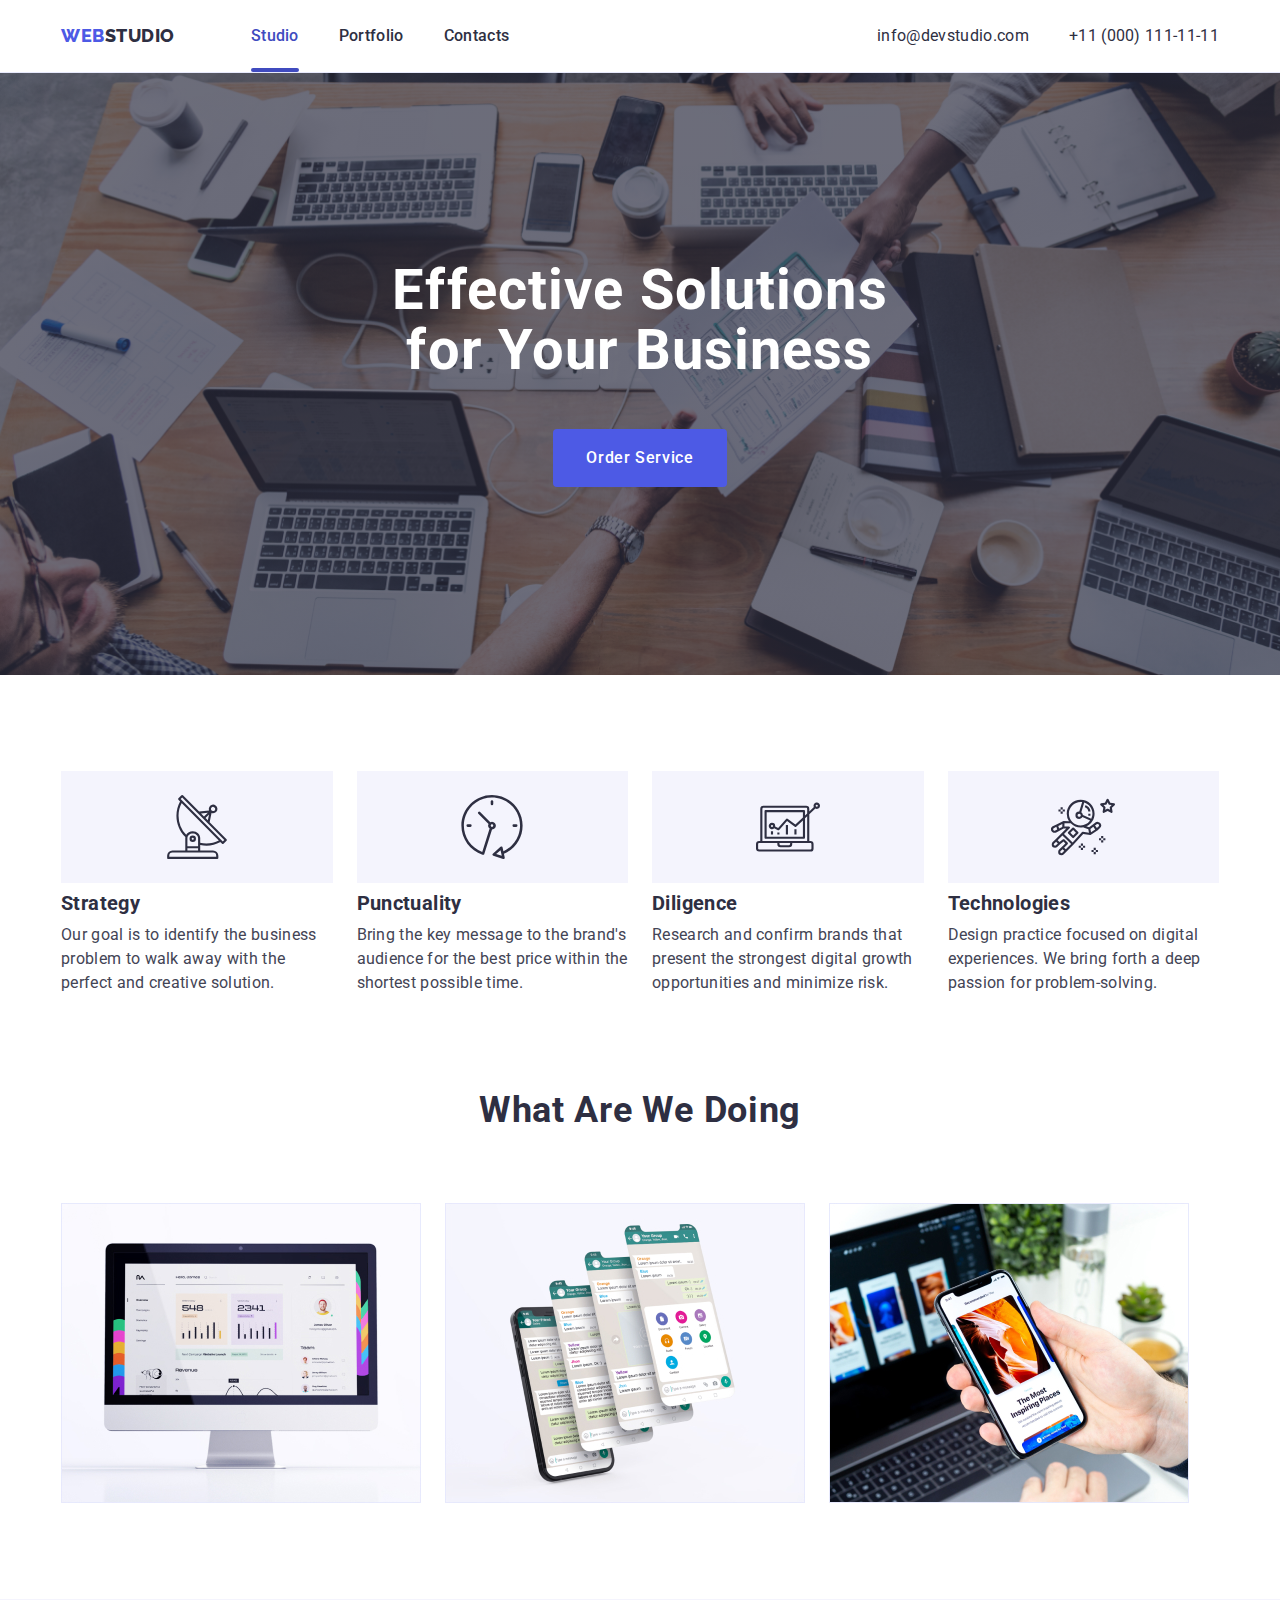
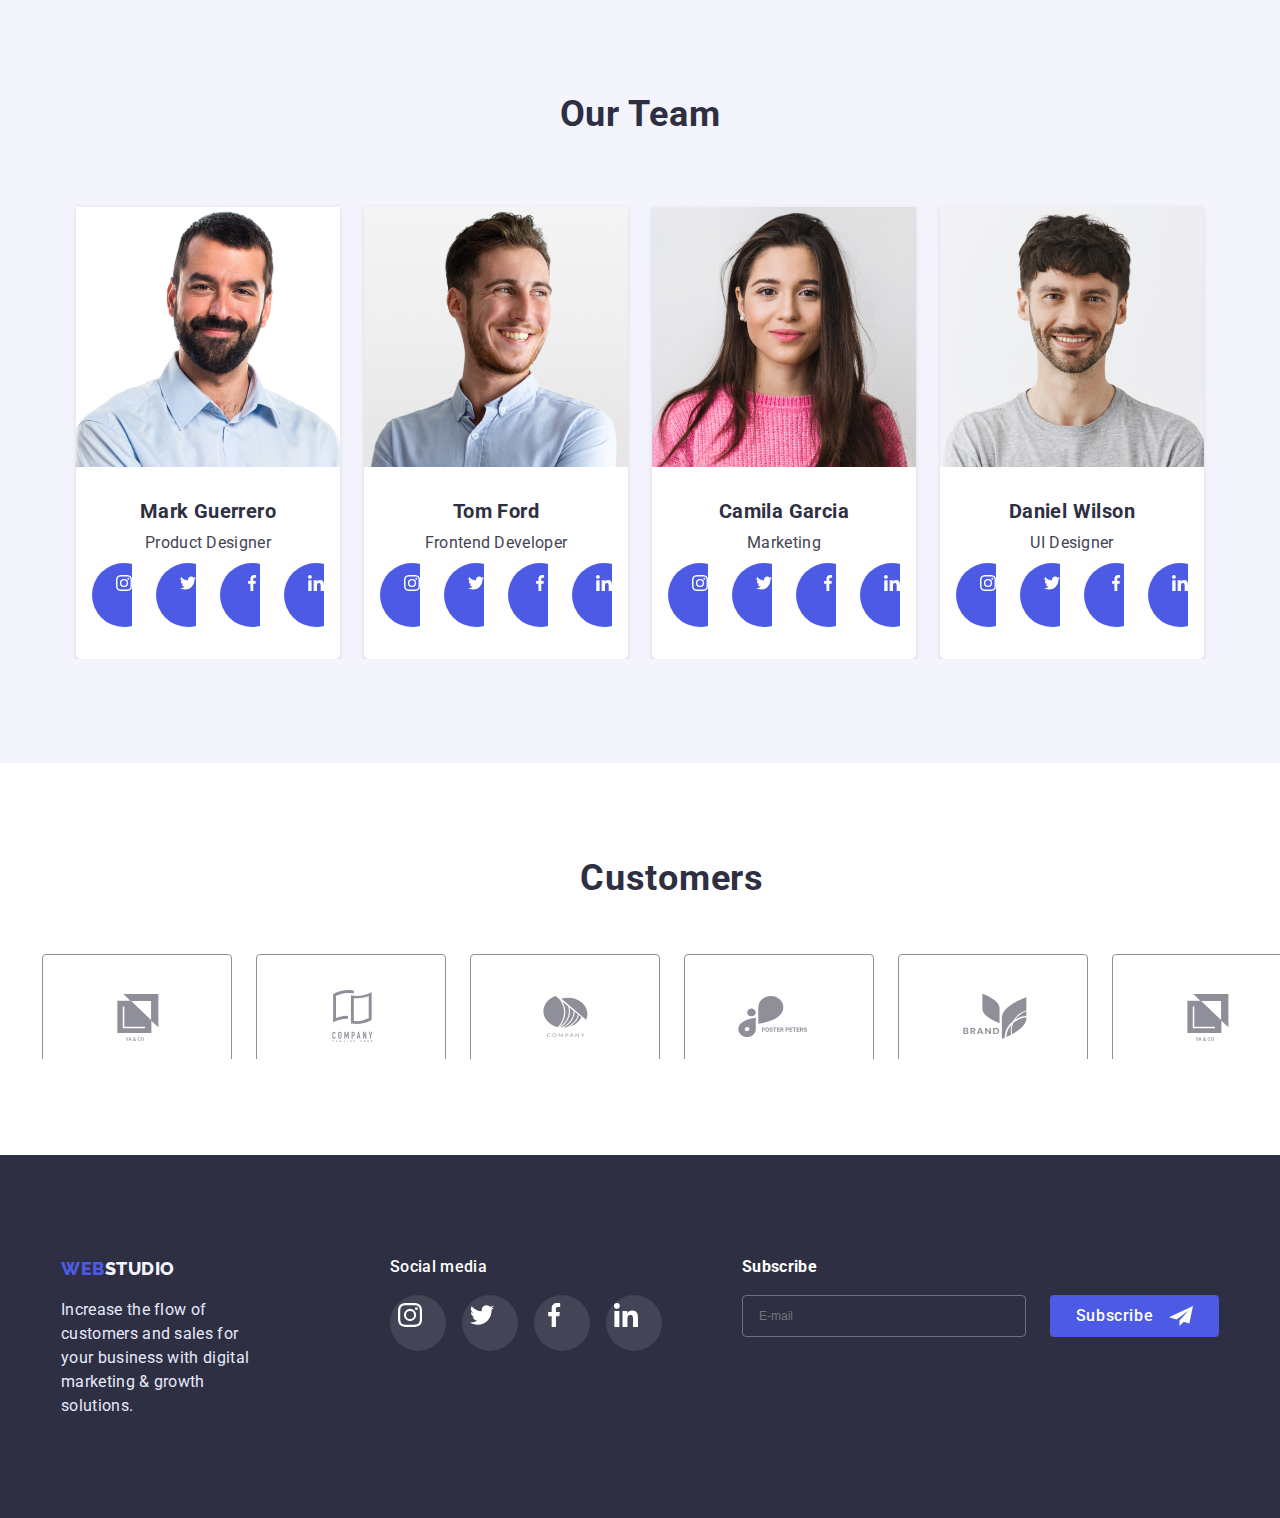
<file: index.html>
<!DOCTYPE html>
<html lang="en">
<head>
    <meta charset="UTF-8">
    <meta http-equiv="X-UA-Compatible" content="IE=edge">
    <meta name="viewport" content="width=device-width, initial-scale=1.0">
    <title>WebStudio</title>
    <link href="https://fonts.googleapis.com/css2?family=Raleway:wght@800&family=Roboto:wght@400;500;700;900&display=swap"
        rel="stylesheet">
    <link rel="stylesheet" href="https://cdnjs.cloudflare.com/ajax/libs/modern-normalize/1.1.0/modern-normalize.min.css"
        integrity="sha512-wpPYUAdjBVSE4KJnH1VR1HeZfpl1ub8YT/NKx4PuQ5NmX2tKuGu6U/JRp5y+Y8XG2tV+wKQpNHVUX03MfMFn9Q=="
        crossorigin="anonymous" referrerpolicy="no-referrer" />
    <link rel="stylesheet" href="./css/styles.css">
</head>
<body>
    <header class="header">
        <div class="container top-menu">
            <nav class="navigation">
                
                <a href="./index.html" class="logo link"><span class="logo-part">Web</span>Studio</a>
                
                <button type="button" class="menu-toggle js-open-menu" aria-expanded="false"
          aria-controls="mobile-menu">
                    <svg class="mobile-icon" aria-label="mobile menu switcher">
                        <use href="./images/icons.svg#icon-menu" class="icon-menu"></use>
                    </svg>
                </button>

                <ul class="main-menu list">
                    <li class="item"><a href="./index.html" class="link active-link">Studio</a></li>
                    <li class="item"><a href="./portfolio.html" class="link">Portfolio</a></li>
                    <li class="item"><a href="#" class="link">Contacts</a></li>
                </ul>
            </nav>
            <address  class="address-nav">
                <ul class="auth-nav list">
                    <li class="item"><a href="mailto:info@devstudio.com" class="contacts link">info@devstudio.com</a></li>
                    <li class="item"><a href="tel:+110001111111" class="contacts link">+11 (000) 111-11-11</a></li>
                </ul>
            </address>
        </div>
    </header>


    <main>
       
        <section class="section-main-banner">
           <h1 class="section-main-banner-title">Effective Solutions for Your Business</h1> 
           <button type="button" class="button" data-modal-open>Order Service</button>
        </section>
        
        <section class="section values">
            <div class="container">
                
                <h2 hidden class="section-title">values</h2>
                <ul class="our-advantages list">
                    <li class="item">
                        <div class="thumb">
                            <svg class="advantage-icon">
                                <use href="./images/icons.svg#icon-strategy"></use>
                            </svg>
                        </div>
                        <h3 class="title">Strategy</h3>
                        <p class="text">Our goal is to identify the business problem to walk away with the perfect and creative
                            solution.</p>
                    </li>
                
                    <li class="item">
                        <div class="thumb">
                            <svg class="advantage-icon">
                                <use href="./images/icons.svg#icon-punctuality"></use>
                            </svg>
                        </div>
                        <h3 class="title">Punctuality</h3>
                        <p class="text">Bring the key message to the brand's audience for the best price within the shortest possible
                            time.</p>
                    </li>
                
                    <li class="item">
                        <div class="thumb">
                            <svg class="advantage-icon">
                                <use href="./images/icons.svg#icon-diligence"></use>
                            </svg>
                        </div>
                        <h3 class="title">Diligence</h3>
                        <p class="text">Research and confirm brands that present the strongest digital growth opportunities and minimize
                            risk.</p>
                    </li>
                
                    <li class="item">
                        <div class="thumb">
                            <svg class="advantage-icon">
                                <use href="./images/icons.svg#icon-technologies"></use>
                            </svg>
                        </div>
                        <h3 class="title">Technologies</h3>
                        <p class="text">Design practice focused on digital experiences. We bring forth a deep passion for
                            problem-solving.</p>
                    </li>
                
                </ul>
            </div>
        </section>
       
        <section class="section services">
            <div class="container">
                <h2 class="section-title">What are we doing</h2>
                <ul class="service-list list">
                    <li class="item">
                        <img srcset="./images/img_1.jpg 1x, ./images/img_1@2x.jpg 2x" src="./images/wawd1.jpg" alt="desktop app image" width="360">
                    </li>
                    <li class="item">
                        <img srcset="./images/img_2.jpg 1x, ./images/img_2@2x.jpg 2x" src="./images/img_2.jpg" alt="mobile app image" width="360">
                    </li>
                    <li class="item">
                        <img srcset="./images/img_3.jpg 1x, ./images/img_3@2x.jpg 2x" src="./images/img_3.jpg" alt="lptop and mobile app" width="360">
                    </li>
                </ul>
            </div>
        </section>
        
        <section class="section team">
            <div class="container">
                <h2 class="section-title">Our Team</h2>
                <ul class="list team-list">
                    <li class="team-item item">
                        <img srcset="./images/Mark_Guerrero.jpg 1x, ./images/Mark_Guerrero@2x.jpg 2x" src="./images/Mark_Guerrero.jpg" alt="teammember" width="264" class="teammember">
                        <div class="team-info">
                            <h3 class="title">Mark Guerrero</h3>
                            <p class="text">Product Designer</p>
                           <ul class="list soc-med-list">
                                <li class="item">
                                    <a href="#" class="soc-med-link">
                                        <svg class="soc-med-icon">
                                            <use href="./images/icons.svg#icon-instagram"></use>
                                        </svg>
                                    </a>
                                </li>
                                <li class="item">
                                    <a href="#" class="soc-med-link">
                                        <svg class="soc-med-icon">
                                            <use href="./images/icons.svg#icon-twitter"></use>
                                        </svg>
                                    </a>
                                </li>
                                <li class="item">
                                    <a href="#" class="soc-med-link">
                                        <svg class="soc-med-icon">
                                            <use href="./images/icons.svg#icon-facebook"></use>
                                        </svg>
                                    </a>
                                </li>
                                <li class="item">
                                    <a href="#" class="soc-med-link">
                                        <svg class="soc-med-icon">
                                            <use href="./images/icons.svg#icon-linkedin"></use>
                                        </svg>
                                    </a>
                                </li>
                           </ul>
                        </div>
                    </li>
                    <li class="team-item item">
                        <img srcset="./images/Tom_Ford.jpg 1x, ./images/Tom_Ford@2x.jpg 2x" src="./images/Tom_Ford.jpg" alt="teammember" width="264" class="teammember">
                        <div class="team-info">
                            <h3 class="title">Tom Ford</h3>
                            <p class="text">Frontend Developer</p>
                            <ul class="list soc-med-list">
                                <li class="item">
                                    <a href="#" class="soc-med-link">
                                        <svg class="soc-med-icon">
                                            <use href="./images/icons.svg#icon-instagram"></use>
                                        </svg>
                                    </a>
                                </li>
                                <li class="item">
                                    <a href="#" class="soc-med-link">
                                        <svg class="soc-med-icon">
                                            <use href="./images/icons.svg#icon-twitter"></use>
                                        </svg>
                                    </a>
                                </li>
                                <li class="item">
                                    <a href="#" class="soc-med-link">
                                        <svg class="soc-med-icon">
                                            <use href="./images/icons.svg#icon-facebook"></use>
                                        </svg>
                                    </a>
                                </li>
                                <li class="item">
                                    <a href="#" class="soc-med-link">
                                        <svg class="soc-med-icon">
                                            <use href="./images/icons.svg#icon-linkedin"></use>
                                        </svg>
                                    </a>
                                </li>
                            </ul>
                        </div>
                    </li>
                    <li class="team-item item">
                        <img srcset="./images/Camila_Garcia.jpg 1x, ./images/Camila_Garcia@2x.jpg 2x" src="./images/Camila_Garcia.jpg" alt="teammember" width="264" class="teammember">
                        <div class="team-info">
                            <h3 class="title">Camila Garcia</h3>
                            <p class="text">Marketing</p>
                            <ul class="list soc-med-list">
                                <li class="item">
                                    <a href="#" class="soc-med-link">
                                        <svg class="soc-med-icon">
                                            <use href="./images/icons.svg#icon-instagram"></use>
                                        </svg>
                                    </a>
                                </li>
                                <li class="item">
                                    <a href="#" class="soc-med-link">
                                        <svg class="soc-med-icon">
                                            <use href="./images/icons.svg#icon-twitter"></use>
                                        </svg>
                                    </a>
                                </li>
                                <li class="item">
                                    <a href="#" class="soc-med-link">
                                        <svg class="soc-med-icon">
                                            <use href="./images/icons.svg#icon-facebook"></use>
                                        </svg>
                                    </a>
                                </li>
                                <li class="item">
                                    <a href="#" class="soc-med-link">
                                        <svg class="soc-med-icon">
                                            <use href="./images/icons.svg#icon-linkedin"></use>
                                        </svg>
                                    </a>
                                </li>
                            </ul>
                        </div>
                    </li>
                    <li class="team-item item">
                        <img srcset="./images/Daniel_Wilson.jpg 1x, ./images/Daniel_Wilson@2x.jpg 2x" src="./images/Daniel_Wilson.jpg" alt="teammember" width="264" class="teammember">
                        <div class="team-info">
                            <h3 class="title">Daniel Wilson</h3>
                            <p class="text">UI Designer</p>
                            <ul class="list soc-med-list">
                                <li class="item">
                                    <a href="#" class="soc-med-link">
                                        <svg class="soc-med-icon">
                                            <use href="./images/icons.svg#icon-instagram"></use>
                                        </svg>
                                    </a>
                                </li>
                                <li class="item">
                                    <a href="#" class="soc-med-link">
                                        <svg class="soc-med-icon">
                                            <use href="./images/icons.svg#icon-twitter"></use>
                                        </svg>
                                    </a>
                                </li>
                                <li class="item">
                                    <a href="#" class="soc-med-link">
                                        <svg class="soc-med-icon">
                                            <use href="./images/icons.svg#icon-facebook"></use>
                                        </svg>
                                    </a>
                                </li>
                                <li class="item">
                                    <a href="#" class="soc-med-link">
                                        <svg class="soc-med-icon">
                                            <use href="./images/icons.svg#icon-linkedin"></use>
                                        </svg>
                                    </a>
                                </li>
                            </ul>
                        </div>
                    </li>
                </ul>
            </div>
        </section>
        
        <section class="section customers">
            <div class="container">
                <h2 class="section-title">Customers</h2>
                <ul class="list customers-list">
                    <li class="customer-item item">
                        <a href="#" class="link">
                            <svg class="customer-icon">
                                <use href="./images/icons.svg#icon-customer1"></use>
                            </svg>
                        </a>
                    </li>
                    <li class="customer-item item">
                        <a href="#" class="link">
                            <svg class="customer-icon">
                                <use href="./images/icons.svg#icon-customer2"></use>
                            </svg>
                        </a>
                    </li>
                    <li class="customer-item item">
                        <a href="#" class="link">
                            <svg class="customer-icon">
                                <use href="./images/icons.svg#icon-customer3"></use>
                            </svg>
                        </a>
                    </li>
                    <li class="customer-item item">
                        <a href="#" class="link">
                            <svg class="customer-icon">
                                <use href="./images/icons.svg#icon-customer4"></use>
                            </svg>
                        </a>
                    </li>
                    <li class="customer-item item">
                        <a href="#" class="link">
                            <svg class="customer-icon">
                                <use href="./images/icons.svg#icon-customer5"></use>
                            </svg>
                        </a>
                    </li>
                    <li class="customer-item item">
                        <a href="#" class="link">
                            <svg class="customer-icon">
                                <use href="./images/icons.svg#icon-customer1"></use>
                            </svg>
                        </a>
                    </li>
                </ul>
            </div>
        </section>
        
    </main>
    <footer class="footer">
        <div class="container">
            <div class="footer-container">
             
                <div class="footer-info">
                    <a href="./index.html" class="logo link footer-logo"><span class="logo-part">Web</span>Studio</a>
                    <p class="footer-text">Increase the flow of customers and sales for your business with digital marketing & growth
                        solutions.</p>
                
                </div>
                
                <div class="footer-social-media">
                    <h3 class="title">Social media</h3>
                    <ul class="list">
                        <li class="item">
                            <a href="#" class="link social-media-link">
                                <svg class="sc-md-icon">
                                    <use href="./images/icons.svg#icon-instagram"></use>
                                </svg>
                            </a>
                        </li>
                        <li class="item">
                            <a href="#" class="link social-media-link">
                                <svg class="sc-md-icon">
                                    <use href="./images/icons.svg#icon-twitter"></use>
                                </svg>
                            </a>
                        </li>
                        <li class="item">
                            <a href="#" class="link social-media-link">
                                <svg class="sc-md-icon">
                                    <use href="./images/icons.svg#icon-facebook"></use>
                                </svg>
                            </a>
                        </li>
                        <li class="item">
                            <a href="#" class="link social-media-link">
                                <svg class="sc-md-icon">
                                    <use href="./images/icons.svg#icon-linkedin"></use>
                                </svg>
                            </a>
                        </li>
                    </ul>
                
                </div>
                
                <form action="#" class="subscribe-form">
                    <h3 class="title footer-form-title">Subscribe</h3>
                    <div class="subscribe-field">
                        <label for="email" class="subscribe-field">
                            <input type="email" name="email" id="email" placeholder="E-mail" class="mail-input">
                        </label>
                        <button type="submit" class=" button subscribe-button">
                            Subscribe
                            <svg class="subscribe-icon">
                                <use href="./images/icons.svg#icon-subscribe"></use>
                            </svg>
                        
                        </button>
                    </div>
                    
                </form>
            </div>
    
        </div>
        
    </footer>
    <div class="backdrop is-hidden" data-modal>
        <div class="modal">
                <button type="button" class="close-button" data-modal-close>
                    <svg class="close-icon">
                        <use href="./images/icons.svg#icon-close"></use>
                    </svg>
                </button>
                <form action="#" class="modal-form" autocomplete="off">
                    <p class="form-description">Leave your contacts and we will call you back</p>
                
                    
                
                        <label class="modal-label">Name
                            <input type="text" name="name" class="form-input" required>
                             <svg class="input-icon">
                                 <use href="./images/icons.svg#icon-person"></use>
                            </svg>
                        </label>
                        <label class="modal-label">Phone
                            <input type="number" name="phone" class="form-input" placeholder=" " required>
                             <svg class="input-icon">
                                 <use href="./images/icons.svg#icon-phone"></use>
                            </svg>
                        </label>
                        <label class="modal-label">Email
                            <input type="email" name="mail" class="form-input" required>
                             <svg class="input-icon">
                                <use href="./images/icons.svg#icon-mail"></use>
                            </svg>
                        </label>
                        <label class="modal-label textarea-label ">Comment
                            <textarea  name="comment" class="form-input textarea" placeholder="Text Input" rows="7"></textarea>
                        </label>
                    
                    
                    <label class="modal-checkbox">
                        
                        <input type="checkbox" name="checkbox" class="checkbox">
                            <svg class="click-icon">
                                <use href="./images/icons.svg#icon-click"></use>
                            </svg>
                            I accept the terms and conditions of the <a href="#">Privacy Policy</a>
                       
                    </label>
                    <div class="form-button">
                        <button type="submit" class="button">Send</button>

                    </div>
                
                
                
                    
                
                </form>
       
        </div>
         
    </div>
    
    <div class="menu-container js-menu-container" id="mobile-menu">
        <button class="menu-toggle js-close-menu">
            <svg class="mobile-icon-close">
                <use href="./images/icons.svg#icon-close"></use>
            </svg>
            
        </button>
        <div class="mobile-nav">
            <ul class="mobile-menu list">
                <li class="item"><a href="./index.html" class="link">Studio</a></li>
                <li class="item"><a href="./portfolio.html" class="link">Portfolio</a></li>
                <li class="item"><a href="" class="link">Contacts</a></li>
            </ul>
            <div class="mobile-menu-contacts">
                <ul class="mobile-auth-nav list">
                    <li class="item"><a href="tel:+110001111111" class="tel link">+11 (000) 111-11-11</a></li>
                    <li class="item"><a href="mailto:info@devstudio.com" class="link mail">info@devstudio.com</a></li>
                
                </ul>
                <ul class="list soc-med-list">
                    <li class="item">
                        <a href="#" class="soc-med-link">
                            <svg class="soc-med-icon">
                                <use href="./images/icons.svg#icon-instagram"></use>
                            </svg>
                        </a>
                    </li>
                    <li class="item">
                        <a href="#" class="soc-med-link">
                            <svg class="soc-med-icon">
                                <use href="./images/icons.svg#icon-twitter"></use>
                            </svg>
                        </a>
                    </li>
                    <li class="item">
                        <a href="#" class="soc-med-link">
                            <svg class="soc-med-icon">
                                <use href="./images/icons.svg#icon-facebook"></use>
                            </svg>
                        </a>
                    </li>
                    <li class="item">
                        <a href="#" class="soc-med-link">
                            <svg class="soc-med-icon">
                                <use href="./images/icons.svg#icon-linkedin"></use>
                            </svg>
                        </a>
                    </li>
                </ul>
            </div>
            
            
        </div>
        

    </div>

    <script src="./js/modal.js"></script>
    <script src="./js/mobile-menu.js"></script>
</body>
</html>
</file>
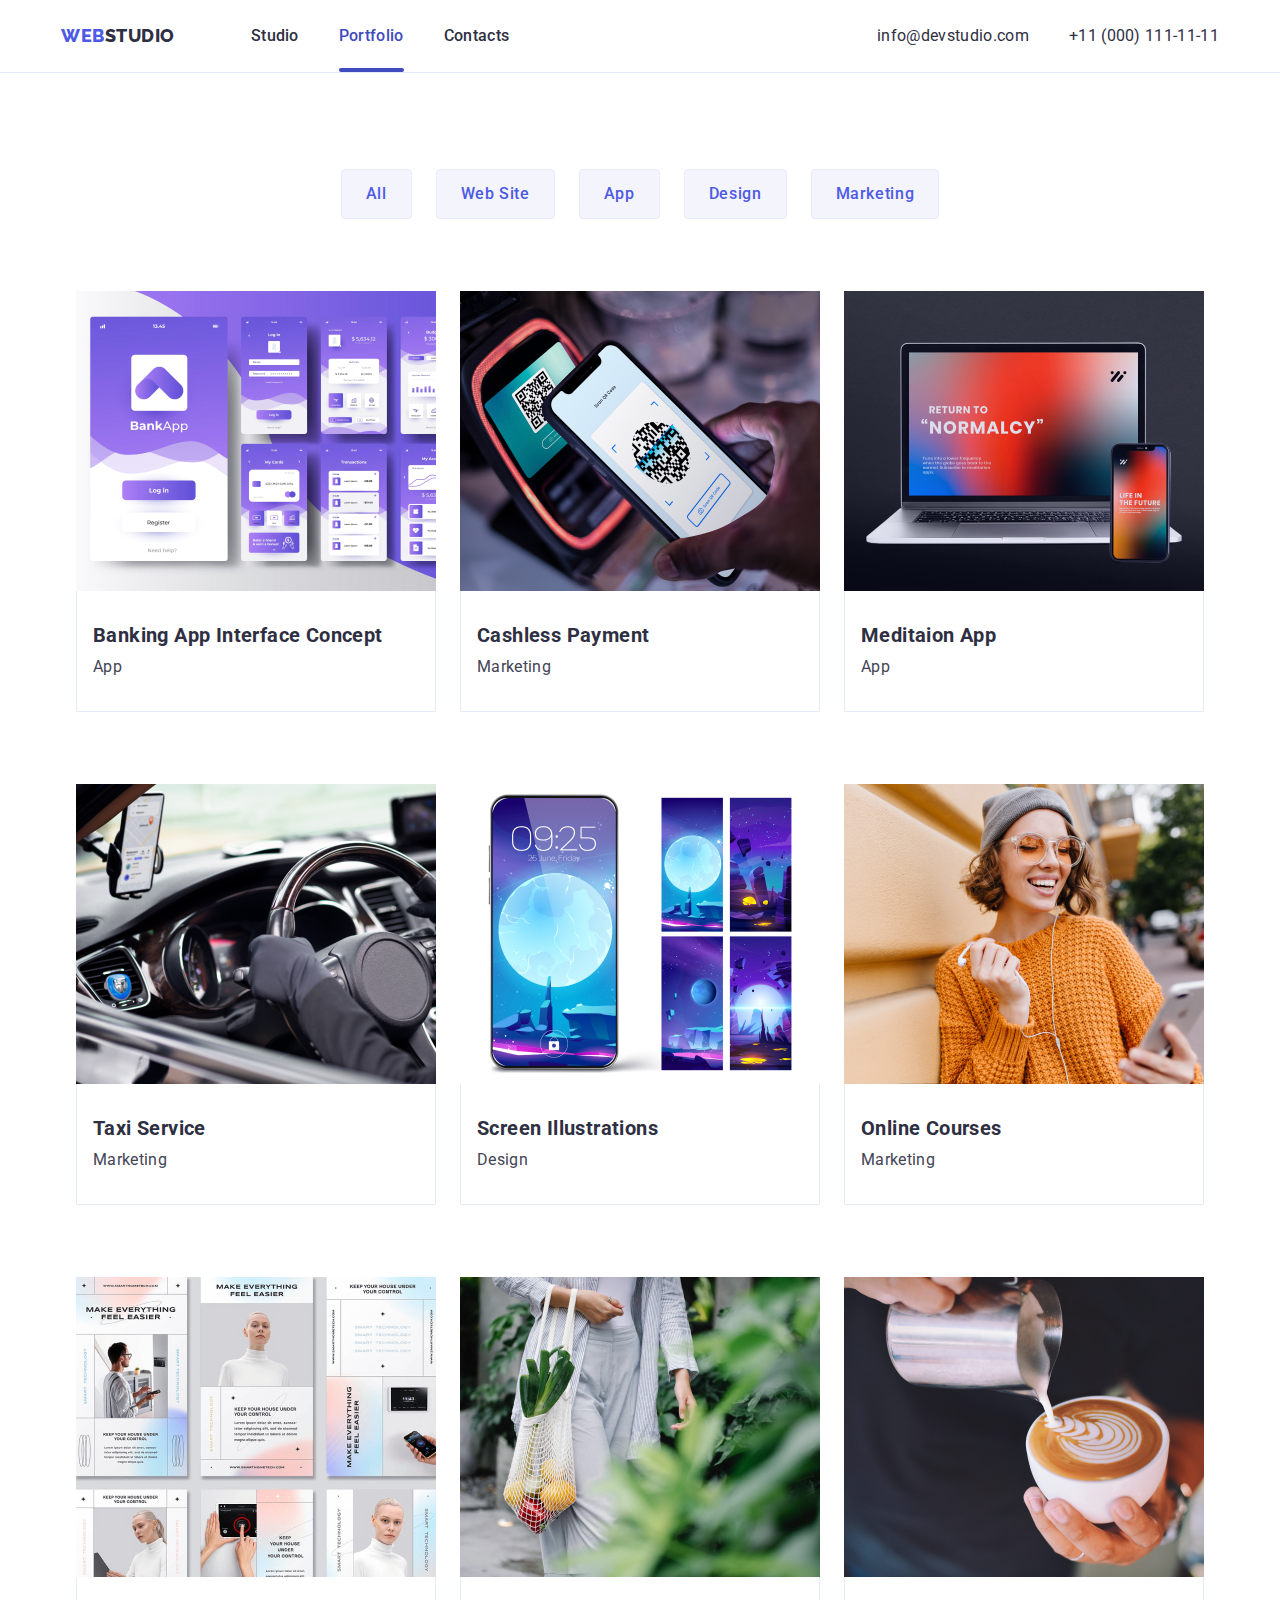
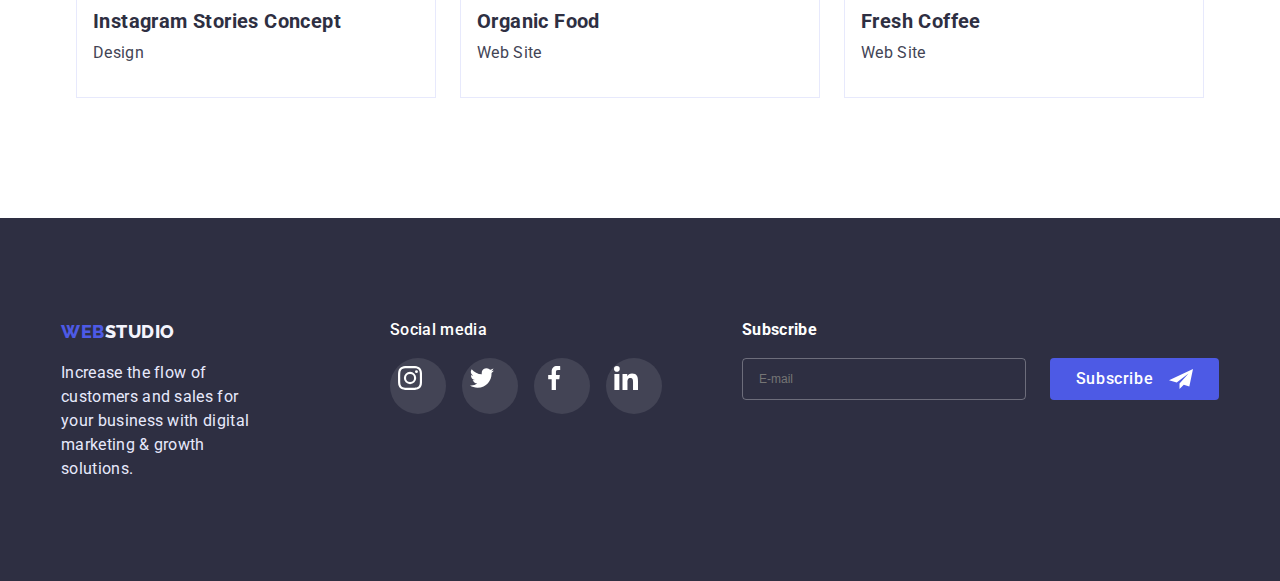
<file: portfolio.html>
<!DOCTYPE html>
<html lang="en">

<head>
    <meta charset="UTF-8">
    <meta http-equiv="X-UA-Compatible" content="IE=edge">
    <meta name="viewport" content="width=device-width, initial-scale=1.0">
    <title>Portfolio</title>
    <link href="https://fonts.googleapis.com/css2?family=Raleway:wght@800&family=Roboto:wght@400;500;700;900&display=swap"
        rel="stylesheet">
    <link rel="stylesheet" href="https://cdnjs.cloudflare.com/ajax/libs/modern-normalize/1.1.0/modern-normalize.min.css"
        integrity="sha512-wpPYUAdjBVSE4KJnH1VR1HeZfpl1ub8YT/NKx4PuQ5NmX2tKuGu6U/JRp5y+Y8XG2tV+wKQpNHVUX03MfMFn9Q=="
        crossorigin="anonymous" referrerpolicy="no-referrer" />
    <link rel="stylesheet" href="./css/styles.css">
</head>

<body>
    <header class="header">
        <div class="container top-menu">
            <nav class="navigation">
                <!-- logo and navigation-->
                <a href="./index.html" class="logo link"><span class="logo-part">Web</span>Studio</a>
                <!-- links -->
                <button type="button" class="menu-toggle js-open-menu" aria-expanded="false" aria-controls="mobile-menu">
                    <svg class="mobile-icon" aria-label="mobile menu switcher">
                        <use href="./images/icons.svg#icon-menu" class="icon-menu"></use>
                    </svg>
                </button>
    
                <ul class="main-menu list">
                    <li class="item"><a href="./index.html" class="link">Studio</a></li>
                    <li class="item"><a href="./portfolio.html" class="link active-link">Portfolio</a></li>
                    <li class="item"><a href="" class="link">Contacts</a></li>
                </ul>
            </nav>
            <address class="address-nav">
                <ul class="auth-nav list">
                    <li class="item"><a href="mailto:info@devstudio.com" class="contacts link">info@devstudio.com</a></li>
                    <li class="item"><a href="tel:+110001111111" class="contacts link">+11 (000) 111-11-11</a></li>
                </ul>
            </address>
        </div>
    </header>
    
    <main>

        <section class="section examples">
            <div class="container">
                <!-- bottons -->
                <ul class="list filter-btns">
                    <li class="item"> <button type="button" class="button btn-secondary">All</button></li>
                    <li class="item"> <button type="button" class="button btn-secondary">Web Site</button></li>
                    <li class="item"> <button type="button" class="button btn-secondary">App</button></li>
                    <li class="item"> <button type="button" class="button btn-secondary">Design</button></li>
                    <li class="item"> <button type="button" class="button btn-secondary">Marketing</button></li>
                
                </ul>
                
                <!-- examples of works -->
                <ul class="list works-list">
                    <!-- first row of examples -->
                    <li class="portfolio">
                        <a href="" class="link">
                            <div class="product-thumb">
                                <img srcset="./images/Banking_App_Interface_Concept.jpg 1x, ./images/Banking_App_Interface_Concept@2x.jpg 2x" src="./images/Banking_App_Interface_Concept.jpg" alt="Banking App Interface Concept" class="work-example" width="360">
                                <div class="overlay">
                                    <p class="overlay-text">
                                        14 Stylish and User-Friendly App Design Concepts · Task Manager App · Calorie Tracker App · Exotic Fruit
                                        Ecommerce App ·
                                        Cloud Storage App
                                    </p>
                                </div>
                            </div>
                            
                            <div class="portfolio-content">
                                <h2 class="title">Banking App Interface Concept</h2>
                                <p class="text">App</p>
                            </div>
                        </a>
                    </li>
                    <li class="portfolio">
                        <a href="" class="link">
                            <div class="product-thumb">
                                <div class="overlay">
                                    <img srcset="./images/Cashless_Payment.jpg 1x, ./images/Cashless_Payment@2x.jpg 2x" src="./images/Cashless_Payment.jpg" alt="Cashless Payment" class="work-example" width="360">
                                    <div class="overlay-text">
                                        <p>
                                            14 Stylish and User-Friendly App Design Concepts · Task Manager App · Calorie Tracker App · Exotic Fruit
                                            Ecommerce App ·
                                            Cloud Storage App
                                        </p>
                                    </div>
                                </div>
                            
                            </div>
                            
                            <div class="portfolio-content">
                                <h2 class="title">Cashless Payment</h2>
                                <p class="text">Marketing</p>
                            </div>
                        </a>
                    </li>
                    <li class="portfolio">
                        <a href="" class="link">
                            <div class="product-thumb">
                                <div class="overlay">
                                    <img srcset="./images/Meditaion_App.jpg 1x, ./images/Meditaion_App@2x.jpg 2x" src="./images/Meditaion_App.jpg" alt="Meditaion App" class="work-example" width="360">
                                    <div class="overlay-text">
                                        <p>
                                            14 Stylish and User-Friendly App Design Concepts · Task Manager App · Calorie Tracker App · Exotic Fruit
                                            Ecommerce App ·
                                            Cloud Storage App
                                        </p>
                                    </div>
                                </div>
                            
                            </div>
                            
                            <div class="portfolio-content">
                                <h2 class="title">Meditaion App</h2>
                                <p class="text">App</p>
                            </div>
                        </a>
                    </li>
                    <!-- second row of examples -->
                    <li class="portfolio">
                        <a href="" class="link">
                            <div class="product-thumb">
                                <div class="overlay">
                                    <img srcset="./images/Taxi_Service.jpg 1x, ./images/Taxi_Service@2x.jpg 2x" src="./images/Taxi_Service.jpg" alt="Taxi Service" class="work-example" width="360">
                                    <div class="overlay-text">
                                        <p>
                                            14 Stylish and User-Friendly App Design Concepts · Task Manager App · Calorie Tracker App · Exotic Fruit
                                            Ecommerce App ·
                                            Cloud Storage App
                                        </p>
                                    </div>
                                </div>
                            
                            </div>
                            
                            <div class="portfolio-content">
                                <h2 class="title">Taxi Service</h2>
                                <p class="text">Marketing</p>
                            </div>
                        </a>
                    </li>
                    <li class="portfolio">
                        <a href="" class="link">
                            <div class="product-thumb">
                                <div class="overlay">
                                    <img srcset="./images/Screen_Illustrations.jpg 1x, ./images/Screen_Illustrations@2x.jpg 2x" src="./images/Screen_Illustrations.jpg" alt="Screen Illustrations" class="work-example" width="360">
                                    <div class="overlay-text">
                                        <p>
                                            14 Stylish and User-Friendly App Design Concepts · Task Manager App · Calorie Tracker App · Exotic Fruit
                                            Ecommerce App ·
                                            Cloud Storage App
                                        </p>
                                    </div>
                                </div>
                            
                            </div>
                            
                            <div class="portfolio-content">
                                <h2 class="title">Screen Illustrations</h2>
                                <p class="text">Design</p>
                            </div>
                        </a>
                    </li>
                    <li class="portfolio">
                        <a href="" class="link">
                            <div class="product-thumb">
                                <div class="overlay">
                                    <img srcset="./images/Online_Courses.jpg 1x, ./images/Online_Courses@2x.jpg 2x" src="./images/Online_Courses.jpg" alt="Online Courses" class="work-example" width="360">
                                    <div class="overlay-text">
                                        <p>
                                            14 Stylish and User-Friendly App Design Concepts · Task Manager App · Calorie Tracker App · Exotic Fruit
                                            Ecommerce App ·
                                            Cloud Storage App
                                        </p>
                                    </div>
                                </div>
                            
                            </div>
                            
                            <div class="portfolio-content">
                                <h2 class="title">Online Courses</h2>
                                <p class="text">Marketing</p>
                            </div>
                        </a>
                    </li>
                    <!-- third row of examples -->
                    <li class="portfolio">
                        <a href="" class="link">
                            <div class="product-thumb">
                                <div class="overlay">
                                    <img srcset="./images/Instagram_Stories_Concept.jpg 1x, ./images/Instagram_Stories_Concept@2x.jpg 2x" src="./images/Instagram_Stories_Concept.jpg" alt="Instagram Stories Concept" class="work-example" width="360">
                                    <div class="overlay-text">
                                        <p>
                                            14 Stylish and User-Friendly App Design Concepts · Task Manager App · Calorie Tracker App · Exotic Fruit
                                            Ecommerce App ·
                                            Cloud Storage App
                                        </p>
                                    </div>
                                </div>
                            
                            </div>
                            
                            <div class="portfolio-content">
                                <h2 class="title">Instagram Stories Concept</h2>
                                <p class="text">Design</p>
                            </div>
                        </a>
                    </li>
                    <li class="portfolio">
                        <a href="" class="link">
                            <div class="product-thumb">
                                <div class="overlay">
                                    <img srcset="./images/Organic_Food.jpg 1x, ./images/Organic_Food@2x.jpg 2x" src="./images/Organic_Food.jpg" alt="Organic Food" class="work-example" width="360">
                                    <div class="overlay-text">
                                        <p>
                                            14 Stylish and User-Friendly App Design Concepts · Task Manager App · Calorie Tracker App · Exotic Fruit
                                            Ecommerce App ·
                                            Cloud Storage App
                                        </p>
                                    </div>
                                </div>
                            
                            </div>
                            
                            <div class="portfolio-content">
                                <h2 class="title">Organic Food</h2>
                                <p class="text">Web Site</p>
                            </div>
                        </a>
                    </li>
                    <li class="portfolio">
                        <div class="product-thumb">
                            <div class="overlay">
                                <img srcset="./images/Fresh_Coffee.jpg 1x, ./images/Fresh_Coffee@2x.jpg 2x" src="./images/Fresh_Coffee.jpg" alt="Fresh Coffee" class="work-example" width="360">
                                <div class="overlay-text">
                                    <p>
                                        14 Stylish and User-Friendly App Design Concepts · Task Manager App · Calorie Tracker App · Exotic Fruit
                                        Ecommerce App ·
                                        Cloud Storage App
                                    </p>
                                </div>
                            </div>
                        
                        </div>
                        <a href="" class="link">
                            
                            <div class="portfolio-content">
                                <h2 class="title">Fresh Coffee</h2>
                                <p class="text">Web Site</p>
                            </div>
                        </a>
                    </li>
                </ul>
            </div>
            
        </section>
    </main>
    <footer class="footer">
        <div class="container">
            <div class="footer-container">
                <!-- logo -->
                <div class="footer-info">
                    <a href="./index.html" class="logo link footer-logo"><span class="logo-part">Web</span>Studio</a>
                    <p class="footer-text">Increase the flow of customers and sales for your business with digital marketing
                        & growth
                        solutions.</p>
    
                </div>
                <!-- sicial media icons -->
                <div class="footer-social-media">
                    <h3 class="title">Social media</h3>
                    <ul class="list">
                        <li class="item">
                            <a href="#" class="link social-media-link">
                                <svg class="sc-md-icon">
                                    <use href="./images/icons.svg#icon-instagram"></use>
                                </svg>
                            </a>
                        </li>
                        <li class="item">
                            <a href="#" class="link social-media-link">
                                <svg class="sc-md-icon">
                                    <use href="./images/icons.svg#icon-twitter"></use>
                                </svg>
                            </a>
                        </li>
                        <li class="item">
                            <a href="#" class="link social-media-link">
                                <svg class="sc-md-icon">
                                    <use href="./images/icons.svg#icon-facebook"></use>
                                </svg>
                            </a>
                        </li>
                        <li class="item">
                            <a href="#" class="link social-media-link">
                                <svg class="sc-md-icon">
                                    <use href="./images/icons.svg#icon-linkedin"></use>
                                </svg>
                            </a>
                        </li>
                    </ul>
    
                </div>
    
                <form action="#" class="subscribe-form">
                    <h3 class="title footer-form-title">Subscribe</h3>
                    <div class="subscribe-field">
                        <label for="email" class="subscribe-field">
                            <input type="mail" name="email" id="email" placeholder="E-mail" class="mail-input">
                        </label>
                        <button type="submit" class=" button subscribe-button">
                            Subscribe
                            <svg class="subscribe-icon">
                                <use href="./images/icons.svg#icon-subscribe"></use>
                            </svg>
    
                        </button>
                    </div>
    
                </form>
    
    
            </div>
    
        </div>
    
    </footer>

    <!-- mobile menu -->
    <div class="menu-container js-menu-container" id="mobile-menu">
        <button class="menu-toggle js-close-menu">
            <svg class="mobile-icon-close">
                <use href="./images/icons.svg#icon-close"></use>
            </svg>
    
        </button>
        <div class="mobile-nav">
            <ul class="mobile-menu list">
                <li class="item"><a href="./index.html" class="link">Studio</a></li>
                <li class="item"><a href="./portfolio.html" class="link">Portfolio</a></li>
                <li class="item"><a href="" class="link">Contacts</a></li>
            </ul>
            <ul class="mobile-auth-nav list">
                <li class="item"><a href="mailto:info@devstudio.com" class="link mail">info@devstudio.com</a></li>
                <li class="item"><a href="tel:+110001111111" class="tel link">+11 (000) 111-11-11</a></li>
            </ul>
            <ul class="list soc-med-list">
                <li class="item">
                    <a href="" class="soc-med-link">
                        <svg class="soc-med-icon">
                            <use href="./images/icons.svg#icon-instagram"></use>
                        </svg>
                    </a>
                </li>
                <li class="item">
                    <a href="" class="soc-med-link">
                        <svg class="soc-med-icon">
                            <use href="./images/icons.svg#icon-twitter"></use>
                        </svg>
                    </a>
                </li>
                <li class="item">
                    <a href="" class="soc-med-link">
                        <svg class="soc-med-icon">
                            <use href="./images/icons.svg#icon-facebook"></use>
                        </svg>
                    </a>
                </li>
                <li class="item">
                    <a href="" class="soc-med-link">
                        <svg class="soc-med-icon">
                            <use href="./images/icons.svg#icon-linkedin"></use>
                        </svg>
                    </a>
                </li>
            </ul>
    
        </div>
    
    
    </div>
    
    <script src="./js/mobile-menu.js"></script>
</body>

</html>
</file>
<file: css/styles.css>
:root {
  --primary-text-color: #434455;
  --secondary-text-color: #2e2f42;
  --third-text-color: #e7e9fc;

  --primary-bg-color: #fff;
  --second-bg-color: #f4f4fd;

  --accent-color: #4d5ae5;
  --secondary-accent-color: #404bbf;
  --customers-color: #8e8f99;
}
body {
  color: var(--primary-text-color);
  font-family: Roboto, sans-serif;
  letter-spacing: 0.02em;
  margin: 0;
}
/* *{
    outline: 1px solid green;
} */
h1,
h2,
h3,
h4,
h5,
h6,
p,
ul {
  margin: 0;
  /* margin-bottom: 0; */
  padding: 0;
}
/* ---------------common styles------------ */
@media screen and (min-width: 320px) {
  html,
  .header,
  .footer,
  .container,
  .section,
  .backdrop,
  .menu-container {
    overflow-x: hidden;
  }
}
.section {
  padding-bottom: 77px;
  padding-top: 77px;
}

@media screen and (min-width: 768px) {
  .section {
    padding-bottom: 96px;
    padding-top: 96px;
    /* padding-top: 120px; */
  }
}

.container {
  max-width: 428px;
  padding-left: 15px;
  padding-right: 15px;
  margin-left: auto;
  margin-right: auto;
}

@media screen and (min-width: 768px) {
  .container {
    max-width: 768px;
  }
}

@media screen and (min-width: 1200px) {
  .container {
    max-width: 1158px;
  }
}

.logo {
  color: var(--secondary-text-color);
  font-family: Raleway, sans-serif;
  font-weight: 800;
  font-size: 18px;
  letter-spacing: 0.03em;
  text-transform: uppercase;
  line-height: 1.17;
}
.logo-part {
  color: var(--accent-color);
}
.section-main-banner-title {
  /*h1*/
  font-size: 36px;
  color: var(--primary-bg-color);
  letter-spacing: 0.02em;
  line-height: 1.07;
  text-align: center;
  /* margin-top: 0; */
  margin-bottom: 72px;
  margin-left: auto;
  margin-right: auto;
}

@media screen and (max-width: 767px) {
  .section-main-banner-title {
    width: calc(100% - 112px);
    max-width: 320px;
  }
}

@media screen and (min-width: 768px) {
  .section-main-banner-title {
    width: 496px;
    font-size: 56px;
    margin-bottom: 40px;
  }
}

@media screen and (min-width: 1200px) {
  .section-main-banner-title {
    text-align: center;
    margin: 0 auto 48px auto;
    width: 496px;
  }
}
/* h2 */
.section-title {
  font-size: 36px;
  line-height: 1.11;
  color: var(--secondary-text-color);
  text-transform: capitalize;
  text-align: center;
  letter-spacing: 0.02em;
}
/* h3 */
.title {
  font-size: 20px;
  color: var(--secondary-text-color);
  line-height: 1.2;
  letter-spacing: 0.02em;
  margin-bottom: 1px;
}

/* p */
.text {
  line-height: 1.5;
  color: var(--primary-text-color);
}
/* ul */
.list {
  list-style: none;
}
.link {
  text-decoration: none;
}

.button {
  color: var(--primary-bg-color);
  background-color: var(--accent-color);
  border-radius: 4px;
  border: 1px solid transparent;
  font-family: Roboto, sans-serif;
  letter-spacing: 0.04em;
  font-size: 16px;
  font-weight: 500;
  line-height: 1.5;
  cursor: pointer;
  min-width: 169px;
  text-align: center;
  padding: 16px 32px;
  transition-property: color, background-color, box-shadow;
  transition-duration: 250ms;
  transition-timing-function: cubic-bezier(0.4, 0, 0.2, 1);
}

.button:hover,
.button:focus {
  color: var(--primary-bg-color);
  background-color: var(--secondary-accent-color);
  box-shadow: 0px 4px 4px rgba(0, 0, 0, 0.15);
}
/* main title color 2E2F42*/
/* main text color #434455*/
/* second background color  #F4F4FD*/
/* accent color (hover/focus)  #4D5AE5*/

/* ------------ header and footer styles --------------- */
.header {
  border-bottom: 1px solid var(--third-text-color);
}
.navigation {
  display: flex;
  align-items: center;
}

@media screen and (max-width: 767px) {
  .header {
    padding: 24px 16px;
  }
  .main-menu,
  .address-nav {
    display: none;
  }

  .navigation {
    display: flex;
    justify-content: space-between;
    align-items: center;
  }
  .menu-toggle {
    width: 40px;
    height: 40px;
    background-color: transparent;
    border: none;

    cursor: pointer;
  }
  .mobile-icon {
    display: inline-block;
    width: 32px;
    height: 22px;
    stroke: #2e2f42;
    stroke-linecap: round;
    stroke-linejoin: round;
    stroke-width: 3px;
  }
}
@media screen and (min-width: 768px) {
  .menu-toggle {
    display: none;
  }
  .container.top-menu {
    display: flex;
    align-items: center;
  }
  .navigation {
    display: flex;
    align-items: center;
  }
  .main-menu {
    display: flex;
    margin-left: 76px;
  }

  .main-menu .item:not(:last-child) {
    margin-right: 40px;
  }

  .main-menu .link {
    display: block;
    padding-top: 24px;
    padding-bottom: 24px;

    color: var(--secondary-text-color);
    font-weight: 500;
    font-size: 16px;
    line-height: 1.5;
    letter-spacing: 0.02em;
    transition-property: color;
    transition-duration: 250ms;
    transition-timing-function: cubic-bezier(0.4, 0, 0.2, 1);
  }

  .main-menu .link:hover,
  .main-menu .link:focus {
    color: var(--secondary-accent-color);
  }

  .main-menu .active-link {
    position: relative;
    color: var(--secondary-accent-color);
  }

  .main-menu .active-link::after {
    content: "";

    position: absolute;
    bottom: 0;
    left: 0;

    width: 100%;
    height: 4px;
    background-color: var(--secondary-accent-color);
    border-radius: 2px;
  }

  .address-nav {
    display: flex;
    margin-left: auto;
  }

  .auth-nav {
    display: flex;
  }

  .auth-nav .item:not(:last-child) {
    margin-right: 40px;
  }

  .auth-nav .contacts {
    font-size: 16px;
    color: var(--secondary-text-color);
    line-height: 1.5;
    letter-spacing: 0.02em;
    font-style: normal;
    transition-property: color;
    transition-duration: 250ms;
    transition-timing-function: cubic-bezier(0.4, 0, 0.2, 1);
  }

  .auth-nav .contacts:hover,
  .auth-nav .contacts:focus {
    color: var(--secondary-accent-color);
  }
}
@media screen and (min-width: 768px) and (max-width: 1200px) {
  .auth-nav {
    flex-direction: column;
  }

  .auth-nav .contacts.link {
    margin-left: auto;
  }

  .auth-nav .item:not(:last-child) {
    margin-right: 0;
  }
}

/* Footer */
.footer {
  padding-top: 96px;
  padding-bottom: 96px;
  background-color: var(--secondary-text-color);
  color: var(--third-text-color);
}

.footer-container {
  margin-right: auto;
  margin-left: auto;
  display: flex;
}
.footer-logo {
  color: var(--second-bg-color);
  line-height: 1.5;
  letter-spacing: 0.03em;
  margin-bottom: 16px;
}
.footer-social-media .title {
  font-size: 16px;
  line-height: 1.5;
  font-weight: 500;
  color: var(--primary-bg-color);
  margin-bottom: 16px;
}
.footer-info .footer-text {
  margin-top: 16px;
  line-height: 1.5;
}

@media screen and (max-width: 767px) {
  .footer-info {
    text-align: center;
  }

  .footer-info .footer-text {
    text-align: left;
  }
}
.footer-social-media .list {
  display: flex;
  justify-content: center;
  gap: 16px;
}

.social-media-link {
  display: inline-block;
  height: 40px;
  width: 40px;
  background-color: var(--primary-text-color);
  color: var(--primary-bg-color);
  border-radius: 50%;
  padding: 8px;
  transition-property: background-color;
  transition-duration: 250ms;
  transition-timing-function: cubic-bezier(0.4, 0, 0.2, 1);
}

.social-media-link:hover,
.social-media-link:focus {
  background-color: #31d0aa;
}

.sc-md-icon {
  display: block;
  width: 24px;
  height: 24px;
  top: 50%;
  left: 50%;
  fill: currentColor;
}
@media screen and (max-width: 767px) {
  .footer-container {
    flex-direction: column;
    gap: 72px;
    justify-content: center;
  }
  .container .footer-info {
    width: 268px;
    margin-right: auto;
    margin-left: auto;
  }
  .footer-logo {
    margin-left: auto;
    margin-right: auto;
    text-align: center;
  }
  .footer-social-media {
    margin-right: auto;
    margin-left: auto;
  }
  .footer-social-media .title {
    margin-left: auto;
    margin-right: auto;
    text-align: center;
  }
}

@media screen and (min-width: 768px) {
  .footer-container {
    flex-wrap: wrap;
    justify-content: center;
  }
  .container .footer-info {
        width: 264px;
        margin-right: 24px;
        margin-bottom: 80px;
  }
}
@media screen and (min-width: 768px)  {
  .footer-container {
    /*gap: 72px 24px;*/
  }
}

@media screen and (min-width: 1200px) {
  .footer {
    padding-top: 100px;
    padding-bottom: 100px;
    padding-left: 0;
    background-color: var(--secondary-text-color);
    color: var(--third-text-color);
  }
  .footer-container {
    flex-wrap: nowrap;
    flex-direction: row;
    justify-content: center;
  }
  .container .footer-info {
    width: 264px;
    margin-right: 120px;
    margin-bottom: 0;
  }
  
  .footer-social-media {
    margin-right: 80px;
    
  }
}

/* footer-form */

.footer-form-title {
  font-size: 16px;
  margin-bottom: 16px;
  line-height: 1.5;
  color: var(--primary-bg-color);
}
.subscribe-field {
  display: flex;
  align-items: center;
  gap: 16px;
  width: 100%;
}
.mail-input {
  padding-left: 16px;
  padding-top: 8px;
  padding-bottom: 8px;
  font-size: 12px;
  line-height: 2;
  background-color: transparent;
  color: var(--third-text-color);
  border: 1px solid rgba(255, 255, 255, 0.3);
  border-radius: 4px;
}

.subscribe-button {
  padding: 8px 24px;
  display: flex;
  gap: 16px;
  justify-content: center;
  align-items: center;
}

.subscribe-icon {
  width: 24px;
  height: 24px;
  /* margin-left: 16px; */
  fill: currentColor;
}
@media screen and (max-width: 480px) {
  .mail-input {
    width: 100%;
    max-width: 396px;
  }
  /*  */
}
@media screen and (min-width: 480px) and (max-width: 767px) {
  .mail-input {
        width: 100%;
  }
}
@media screen and (max-width: 767px) {
  .footer-form-title {
    text-align: center;
  }
  .subscribe-field {
    flex-direction: column;
    justify-content: center;
  }
}
@media screen and (min-width: 768px){
  .subscribe-field {
    flex-direction: row;
    gap: 24px;
  }
  .mail-input {
    width: 264px;
  }
}
@media screen and (min-width: 768px) {
}

/* --------------main part styles---------- */

/* section-main-banner section */

.section-main-banner {
  background-color: #2e2f42;
  text-align: center;
  width: 100%;
  max-width: 768px;
  max-height: 432px;
  padding: 112px 0;
  margin-left: auto;
  margin-right: auto;
  background: linear-gradient(
      to right,
      rgba(46, 47, 66, 0.7),
      rgba(46, 47, 66, 0.7)
    ),
    url(../images/mobile-bg-img.jpg);

  background-position: center;
  background-repeat: no-repeat;
  background-size: cover;
}

@media (min-device-pixel-ratio: 2),
  (-webkit-min-device-pixel-ratio: 2),
  (min-resolution: 192dpi),
  (min-resolution: 2dppx) {
  .section-main-banner {
    background: linear-gradient(
        to right,
        rgba(46, 47, 66, 0.7),
        rgba(46, 47, 66, 0.7)
      ),
      url(../images/mobile-bg-img@2x.jpg);
    background-position: center;
    background-repeat: no-repeat;
    background-size: cover;
  }
}

@media screen and (min-width: 480px) {
  .section-main-banner {
background: linear-gradient(to right, rgba(46, 47, 66, 0.7), rgba(46, 47, 66, 0.7)), url(../images/tablet-bg-img.jpg);
  background-position: center;
  max-width: 1199px;
  max-height: 436px;
  padding-top: 112px;
  padding-bottom: 108px;
  background-repeat: no-repeat;
  background-size: cover;
  }
}
@media screen and (min-width: 480px) and (min-device-pixel-ratio: 2),
    screen and (min-width: 480px) and (-webkit-min-device-pixel-ratio: 2),
    screen and (min-width: 480px) and (min-resolution: 192dpi),
    screen and (min-width: 480px) and (min-resolution: 2dppx) {
  .section-main-banner {
    background: linear-gradient(
        to right,
        rgba(46, 47, 66, 0.7),
        rgba(46, 47, 66, 0.7)
      ),
      url(../images/tablet-bg-img@2x.jpg);
    background-position: center;
    background-repeat: no-repeat;
    background-size: cover;
  }
}
@media screen and (min-width: 768px) {
  .section-main-banner {
    background: linear-gradient(
        to right,
        rgba(46, 47, 66, 0.7),
        rgba(46, 47, 66, 0.7)
      ),
      url(../images/bg-image.jpg);
    /* background-position: center;
        background-repeat: no-repeat; */
    background-size: cover;
    max-width: 1440px;
    max-height: 600px;
    padding-top: 188px;
    padding-bottom: 188px;
  }
}

@media screen and (min-width: 768px) and (min-device-pixel-ratio: 2),
    screen and (min-width: 768px) and (-webkit-min-device-pixel-ratio: 2),
    screen and (min-width: 768px) and (min-resolution: 192dpi),
    screen and (min-width: 768px) and (min-resolution: 2dppx) {
  .section-main-banner {
    background: linear-gradient(
        to right,
        rgba(46, 47, 66, 0.7),
        rgba(46, 47, 66, 0.7)
      ),
      url(../images/bg-image@2x.jpg);
    background-position: center;
    background-repeat: no-repeat;
    background-size: cover;
  }
}

/* ---------- values, services, teammembers sections--- */

section.services {
  padding-top: 0;
}
.services .section-title,
.team .section-title,
.customers .section-title {
  margin-bottom: 72px;
}
img.teammember,
.service-list img,
img.worke-xample {
  display: block;
}

/*-------ADVANTAGES--------- */
.our-advantages .title {
  margin-bottom: 8px;
  font-size: 36px;
}

.our-advantages .text {
  font-size: 16px;
}
@media screen and (max-width: 767px) {
  .values .container {
    padding-right: 16px;
    padding-left: 16px;
  }
  .our-advantages .item:not(:last-child) {
    margin-bottom: 72px;
  }
  .our-advantages .title {
    text-align: center;
    margin-right: auto;
    margin-left: auto;
  }
}

@media screen and (max-width: 1999px) {
  .our-advantages .thumb {
    display: none;
  }
}

@media screen and (min-width: 768px) {
  .values .container {
    padding-right: 15px;
    padding-left: 15px;
  }
  .our-advantages.list {
    display: flex;
    flex-wrap: wrap;
    gap: 72px 24px;
  }

  .service-list.list {
    display: flex;
    flex-wrap: wrap;
  }

  /* .our-advantages .item:nth-child(odd) {
    margin-right: 24px;
} */

  .our-advantages .item {
    flex-basis: calc((100% - 24px) / 2);
  }
}
@media screen and (min-width: 1200px) {
  .our-advantages .item {
    flex-basis: calc((100% - 24px * 3) / 4);
    /* 264px; */
  }
  .our-advantages.list {
    display: flex;
    flex-wrap: nowrap;
    gap: 24px;
  }
  .our-advantages .thumb {
    display: flex;
    height: 112px;
    background-color: var(--second-bg-color);
    margin-bottom: 8px;
    color: var(--secondary-text-color);
    align-items: center;
    justify-content: center;
  }

  /* .our-advantages .item:not(:last-child) {
        margin-right: 24px;
    } */
  .our-advantages .title {
    font-size: 20px;
  }

  .our-advantages {
    gap: 24px;
  }
}

.thumb .advantage-icon {
  fill: currentColor;
  display: inline-block;
  width: 64px;
  height: 64px;
}

@media screen and (max-width: 768px) {
  section.services {
    display: none;
  }
}

@media (min-width: 768px) and (max-width: 1199px) {
  section.services {
    display: none;
  }
}

.service-list.list {
  display: flex;
  flex-wrap: wrap;
  gap: 24px;
}

.service-list .item {
  flex-basis: content;
}

section.services {
  padding-top: 0;
}

/* TEAM */
.section.team {
  background-color: var(--second-bg-color);
}

.team-list .team-item {
  background-color: var(--primary-bg-color);
  box-shadow: 0px 1px 6px rgba(46, 47, 66, 0.08),
    0px 1px 1px rgba(46, 47, 66, 0.16), 0px 2px 1px rgba(46, 47, 66, 0.08);
  border-radius: 0px 0px 4px 4px;
}

@media screen and (max-width: 767px) {
  .section.team {
    padding-top: 96px;
    padding-bottom: 128px;
  }
  .team .container {
    text-align: center;
  }
  .team-list {
    display: inline-block;
  }
  .team-list .item {
    margin-right: auto;
    margin-left: auto;
  }

  .team-list .team-item:not(:last-child) {
    margin-bottom: 72px;
  }
}
@media screen and (min-width: 768px) {
  .section.team {
    padding-bottom: 104px;
  }
  .team-list {
    display: flex;
    flex-wrap: wrap;
    justify-content: center;
    gap: 64px 24px;
  }

  .team-list .item {
    overflow: hidden;
  }
}
@media screen and (min-width: 1200px) {
  .team-list {
    display: flex;
    gap: 24px;
  }
  .list.team-list .item {
    flex-basis: 264px;
  }
}
.team-list .team-info {
  text-align: center;
  padding-top: 32px;
  padding-bottom: 32px;
  padding-left: 16px;
  padding-right: 16px;
}
.team-info .text {
  margin-bottom: 8px;
}

.team-list .title {
  margin-bottom: 8px;
}

.team-list .teammember {
  display: block;
}

.team-info .list {
  display: flex;
  gap: 24px;
  justify-content: center;
}

.soc-med-link {
  width: 40px;
  height: 40px;
  display: inline-block;
  background-color: var(--accent-color);
  color: var(--primary-bg-color);
  border-radius: 50%;
  padding: 12px;
  transition-property: background-color;
  transition-duration: 250ms;
  transition-timing-function: cubic-bezier(0.4, 0, 0.2, 1);
}
.soc-med-link:hover,
.soc-med-link:focus {
  background-color: var(--secondary-accent-color);
}
.soc-med-icon {
  width: 16px;
  height: 16px;
  fill: currentColor;
}

/* customers */
/*.customers-list {
display: flex;
  flex-wrap: wrap;
  gap: 72px 16px;
  justify-content: center;
}*/
.customers-list {
display: flex;
flex-wrap: wrap;
justify-content: center;
column-gap: 16px;
row-gap: 72px;
}
.customer-item .link {
  display: inline-block;
  border: 1px solid var(--customers-color);
  border-radius: 4px;
  color: var(--customers-color);
  transition-property: border-color, color;
  transition-duration: 250ms;
  transition-timing-function: cubic-bezier(0.4, 0, 0.2, 1);
}

.customer-icon {
  display: block;
  fill: currentColor;
}

.customer-item .link:hover,
.customer-item .link:focus {
  border-color: var(--secondary-accent-color);
  color: var(--secondary-accent-color);
}
.customers-list .item {
  display: flex;
    align-items: center;
    justify-content: center;
    flex-basis: calc((100% - 16px) / 2);
    height: 88px;
    max-width: 190px;
}
.customer-icon {
  width: 110px;
  height: 56px;
  transition-property: fill;
  transition-duration: 250ms;
  transition-timing-function: cubic-bezier(0.4, 0, 0.2, 1);
}
/*.customer-item .link {
  width: 190px;
  height: 88px;
  padding: 16px 40px;
}*/
.customer-item .link {
        display: flex;
        align-items: center;
        justify-content: center;
        width: 100%;
        height: 100%;
}
@media screen and (min-width: 768px) {
  .customers .container {
    /*max-width: 1200px;*/
    padding: 0px 108px;
  }
  .customers-list {
    flex-wrap: wrap;
    column-gap: 24px;
    row-gap: 72px;
  }
  .customers-list .item {
    flex-basis: calc((100% - 2 * 24px) / 3);
  }

  .customer-icon {
    width: 104px;
    height: 56px;
  }

  .customer-item .link {
    width: 168px;
    height: 88px;
    padding: 16px 31px;
  }
}

@media screen and (min-width: 1200px) {
  .customers .container {
    width: 1128px;
  }
  .customers-list {
    flex-wrap: nowrap;
    gap: 24px;
  }
}

/* .customers-list{
    display: flex;
    justify-content: center;
    gap: 24px;
}

.customer-item .link{
    display: inline-block;
    width: 168px;
    height: 88px;
    padding: 16px 31px;
    border: 1px solid var(--customers-color);
    border-radius: 4px;
    color: var(--customers-color);
    transition-property: border-color, color;
    transition-duration: 250ms;
    transition-timing-function: cubic-bezier(0.4, 0, 0.2, 1);
}
.customer-item .link:hover, .customer-item .link:focus{
        border-color: var(--secondary-accent-color);
        color: var(--secondary-accent-color);
}
 */

/* PORTFOLIO page */

.button.btn-secondary {
  color: var(--accent-color);
  background-color: var(--second-bg-color);
  border-color: var(--third-text-color);

  min-width: 69px;
  padding: 12px 24px;

  transition-property: background-color, color, box-shadow, border;
  transition-duration: 250ms;
  transition-timing-function: cubic-bezier(0.4, 0, 0.2, 1);
}
.button.btn-secondary:hover,
.button.btn-secondary:focus {
  color: var(--primary-bg-color);
  background-color: var(--secondary-accent-color);
  border: none;
  box-shadow: 0px 3px 1px rgba(0, 0, 0, 0.1), 0px 2px 1px rgba(0, 0, 0, 0.08),
    0px 2px 2px rgba(0, 0, 0, 0.12);
}

.list.filter-btns {
  display: flex;
  column-gap: 24px;
  justify-content: center;
  margin-bottom: 72px;
}
img.work-example {
  display: block;
}
.portfolio {
  transition-property: box-shadow;
  transition-duration: 250ms;
  transition-timing-function: cubic-bezier(0.4, 0, 0.2, 1);
}

@media screen and (max-width: 767px) {
  .examples {
    margin-bottom: 0;
    padding-top: 48px;

    padding-bottom: 16px;
  }
  .list.filter-btns {
    flex-wrap: wrap;
    row-gap: 16px;
    justify-content: left;
    /*padding-left: 16px;*/
    margin-bottom: 48px;
  }
  .list.works-list .portfolio {
    margin-right: auto;
    margin-left: auto;
    margin-bottom: 48px;
    width: 100%;
    max-width: 396px;
    overflow: hidden;
  }
  img.work-example {
    width: 396px;
  }
}
@media screen and (min-width: 768px) {
  .examples {
    padding-top: 64px;

    padding-right: 16px;
  }
  .list.works-list {
    display: flex;
    flex-wrap: wrap;
    gap: 72px 24px;
    justify-content: center;
  }
  .list.works-list .portfolio {
    flex-basis: calc((100% - 24px) / 2);
    max-width: 356px;
  }
  img.work-example {
    width: 356px;
  }
}
@media screen and (min-width: 1200px) {
  .examples {
    padding-top: 96px;
    padding-bottom: 120px;
    padding-left: 0;
    padding-right: 0;
  }

  .list.works-list .portfolio {
    flex-basis: calc((100% - 2 * 24px) / 3);
    max-width: 360px;
    gap: 48px 24px;
  }
  img.work-example {
    width: 360px;
  }
}

.portfolio:hover,
.portfolio:focus {
  box-shadow: 0px 1px 6px rgba(46, 47, 66, 0.08),
    0px 1px 1px rgba(46, 47, 66, 0.16), 0px 2px 1px rgba(46, 47, 66, 0.08);
}

.portfolio-content {
  padding-left: 16px;
  padding-bottom: 32px;
  padding-top: 32px;
  border-right: 1px solid var(--third-text-color);
  border-left: 1px solid var(--third-text-color);
  border-bottom: 1px solid var(--third-text-color);
}
.portfolio-content .title {
  margin-bottom: 8px;
}
.product-thumb {
  position: relative;
}

.overlay::before {
  display: inline-block;
  content: "";
  position: absolute;
  top: 0;
  left: 0;
  width: 100%;
  height: 100%;
  background-color: #4d5ae5;
  opacity: 0;
  transition-property: opacity, transform;
  transition-duration: 250ms;
  transition-timing-function: cubic-bezier(0.4, 0, 0.2, 1);
  transform: scaleY(0);
  /* transform: translateY(100%); */
  transform-origin: bottom;
}

.portfolio:hover .overlay::before,
.portfolio:focus .overlay::before {
  opacity: 1;
  transform: scaleY(1);
  /* transform: translateY(0); */
}
.overlay-text {
  color: var(--second-bg-color);
  opacity: 0;
  position: absolute;
  top: 40px;
  left: 32px;
  right: 32px;
  transform: translateY(260px);
  opacity: 0;
  transition-property: opacity, transform;
  transition-duration: 250ms;
  transition-timing-function: cubic-bezier(0.4, 0, 0.2, 1);
}
.portfolio:hover .overlay-text,
.portfolio:focus .overlay-text {
  transform: translateY(0);
  opacity: 1;
}

/* MODAL window */
.backdrop {
  position: fixed;
  top: 0;
  left: 0;

  display: flex;
  justify-content: center;
  align-items: center;
  padding: 20px 0;
  width: 100%;
  height: 100%;

  background-color: rgba(46, 47, 66, 0.4);
  transition-property: opacity, transform, background-color, visibility;
  transition-duration: 250ms;
  transition-timing-function: cubic-bezier(0.4, 0, 0.2, 1);
  overflow-y: hidden;
}
.backdrop.is-hidden {
  opacity: 0;
  pointer-events: none;
  visibility: hidden;
}
.modal {
  width: 100%;

  max-width: 394px;
  position: relative;

  /* left: 50%;
    top: 50%;
    transform: translate(-50%, -50%); */

  background-color: var(--primary-bg-color);
  opacity: 1;
  transition-property: opacity, transform, background-color, visibility;
  transition-duration: 250ms;
  transition-timing-function: cubic-bezier(0.4, 0, 0.2, 1);

  padding: 72px 16px 24px 16px;
  overflow-y: scroll;
  overflow-x: hidden;
}
@media screen and (min-width: 480px) {
  .modal {
    height: 100%;
    max-height: 586px;
  }
}
@media screen and (min-width: 768px) {
}
@media screen and (min-width: 1200px) {
  .backdrop {
    padding: 20px 0;
  }
  .modal {
    max-width: 408px;
    max-height: 576px;
  }
}

.modal .close-button {
  position: absolute;
  top: 24px;
  right: 24px;

  width: 24px;
  height: 24px;
  background-color: var(--third-text-color);
  color: #000;
  border: 1px solid rgba(0, 0, 0, 0.1);
  border-radius: 50%;
  margin: 0;

  cursor: pointer;
  transition-property: color, background-color;
  transition-duration: 250ms;
  transition-timing-function: cubic-bezier(0.4, 0, 0.2, 1);
}
.modal .close-button:hover,
.modal .close-button:focus {
  background-color: var(--secondary-accent-color);
  color: var(--primary-bg-color);
}
.close-button .close-icon {
  display: block;
  width: 8px;
  height: 8px;

  fill: currentColor;
  margin: 0;
  position: absolute;
  top: 50%;
  left: 50%;
  transform: translate(-50%, -50%);
}

.form-description {
  margin-bottom: 16px;
  text-align: center;
  line-height: 1.5;
  font-weight: 500;
}
/* .form-list{
    list-style: none;
    display: flex;
    flex-direction: column;
    justify-content: center;
    gap: 8px;
    margin-bottom: 16px;
} */

.modal-label {
  max-width: 360px;
  display: flex;
  flex-direction: column;
  gap: 4px;
  color: var(--customers-color);
  font-size: 12px;
  line-height: 1.16;
  position: relative;
  margin-bottom: 8px;
  height: 58px;
}
.form-input {
  border: 1px solid rgba(33, 33, 33, 0.2);
  border-radius: 4px;
  padding-left: 16px;
  padding-top: 8px;
  padding-bottom: 8px;
  transition-property: color, border;
  transition-duration: 250ms;
  transition-timing-function: cubic-bezier(0.4, 0, 0.2, 1);
  outline: 0px;
  color: var(--secondary-text-color);
  padding-left: 38px;
}
.form-input:focus-visible,
.form-input:focus {
  border: 1px solid var(--accent-color);
  color: var(--accent-color);
}

.input-icon {
  width: 18px;
  height: 24px;
  position: absolute;
  top: 21px;
  left: 16px;

  display: inline-block;
  fill: var(--secondary-text-color);
  transition-property: fill;
  transition-duration: 250ms;
  transition-timing-function: cubic-bezier(0.4, 0, 0.2, 1);
}
.form-input:focus-visible + .input-icon,
.form-input:focus + .input-icon {
  fill: var(--accent-color);
}
.textarea-label {
  height: 138px;
}
.textarea {
  resize: none;
  padding-left: 16px;
  height: 120px;
}
.textarea:placeholder {
  color: rgb(117, 117, 117, 0.5);
}
.modal-checkbox {
  display: block;
  margin-bottom: 24px;
  margin-top: 16px;
  font-size: 12px;
  position: relative;
  padding-left: 24px;
}
.form-button {
  text-align: center;
}
.checkbox {
  appearance: none;
  -webkit-appearance: none;
  -moz-appearance: none;
}

.click-icon {
  display: inline-block;
  width: 16px;
  height: 16px;
  background-color: #fff;
  fill: #fff;
  position: absolute;
  top: -1px;
  left: 0px;
  border: 1.25px solid var(--secondary-text-color);
  border-radius: 2px;
  transition-property: fill, border, background-color;
  transition-duration: 250ms;
  transition-timing-function: cubic-bezier(0.4, 0, 0.2, 1);
}
.checkbox:checked + .click-icon {
  background-color: var(--secondary-accent-color);
  fill: #fff;
  border: none;
}
/* MOBILE MENU */
.menu-container {
  position: fixed;
  top: 0;
  left: 0;
  width: 100%;
  height: 100%;
  padding: 80px 50px 40px 40px;

  background-color: var(--primary-bg-color);
  z-index: 2;

  transform: translateX(100%);
  transition-property: transform;
  transition-duration: 250ms;
  transition-timing-function: cubic-bezier(0.4, 0, 0.2, 1);
  overflow-y: hidden;
  overflow-x: hidden;
}
.menu-container.is-open {
  transform: translateX(0);
}
.menu-toggle.js-close-menu {
  position: absolute;
  top: 40px;
  right: 40px;

  width: 24px;
  height: 24px;
  background-color: var(--third-text-color);
  color: #000;
  border: 1px solid rgba(0, 0, 0, 0.1);
  border-radius: 50%;
  margin: 0;

  cursor: pointer;
  transition-property: color, background-color;
  transition-duration: 250ms;
  transition-timing-function: cubic-bezier(0.4, 0, 0.2, 1);
}
.menu-toggle.js-close-menu:hover {
  background-color: var(--secondary-accent-color);
  color: var(--primary-bg-color);
}
.menu-toggle.js-close-menu:focus {
  background-color: var(--secondary-accent-color);
  color: var(--primary-bg-color);
}
.mobile-icon-close {
  display: block;
  width: 8px;
  height: 8px;
  fill: currentColor;
  margin: 0;
  position: absolute;
  top: 50%;
  left: 50%;
  transform: translate(-50%, -50%);
}

/*  */
.mobile-nav {
  width: 100%;
  height: 100%;
  max-width: 428px;
  max-height: 796px;
  margin-left: auto;
  margin-right: auto;
  display: flex;
  flex-direction: column;
  

}

/* .mobile-menu  {
    margin-bottom: 284px;
    
} */
.mobile-menu-contacts {
  margin-top: auto;
}
.mobile-menu .item:not(:last-child) {
  margin-bottom: 40px;
}
.mobile-menu .link {
  display: block;

  color: var(--secondary-text-color);
  font-weight: 500;
  font-size: 36px;
  font-weight: 700;
  line-height: 1.5;
  letter-spacing: 0.02em;
  transition-property: color;
  transition-duration: 250ms;
  transition-timing-function: cubic-bezier(0.4, 0, 0.2, 1);
}

.mobile-menu .link:hover,
.mobile-menu .link:focus {
  color: var(--secondary-accent-color);
}
.mobile-auth-nav {
  margin-bottom: 48px;
}
.mobile-auth-nav .link {
  color: var(--primary-text-color);
  transition-property: color;
  transition-duration: 250ms;
  transition-timing-function: cubic-bezier(0.4, 0, 0.2, 1);
  font-size: 20px;
}
.mobile-auth-nav .link:hover,
.mobile-auth-nav .link:focus {
  color: var(--accent-color);
}
.mobile-auth-nav .item {
  margin-bottom: 40px;
}
.tel.link {
  font-size: 36px;
  font-weight: 600px;
}

.menu-container .soc-med-list {
  display: flex;
  flex-wrap: wrap;
  gap: 20px;
}
</file>
